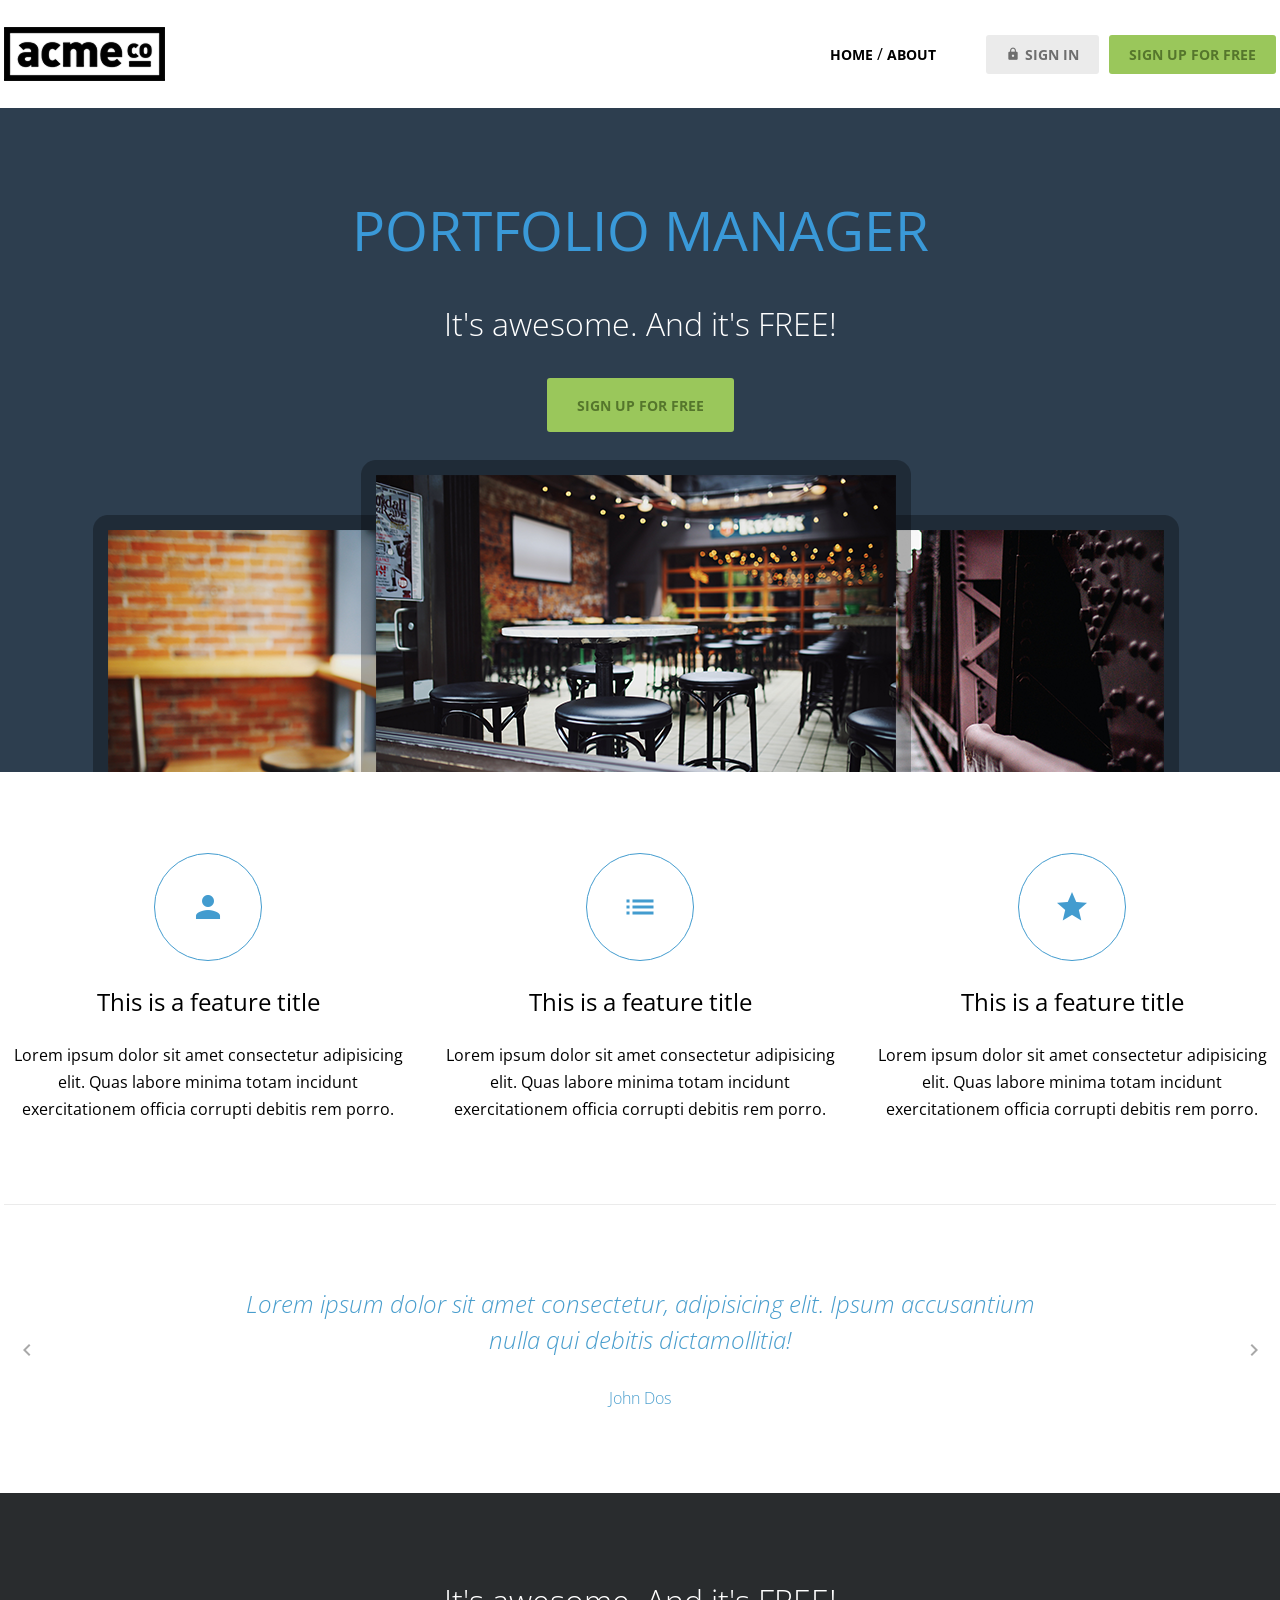
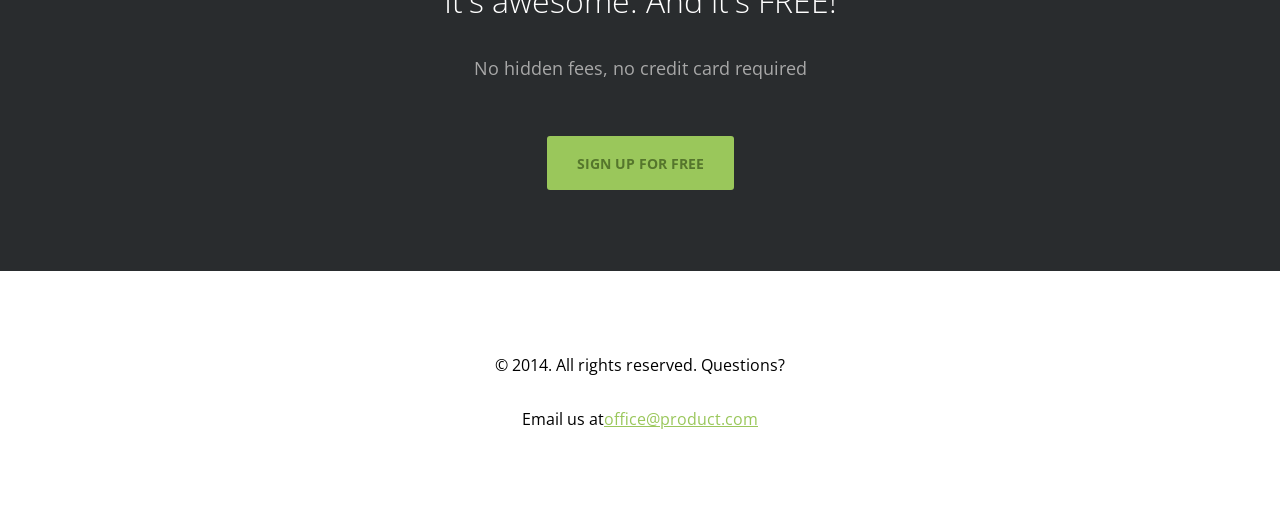
<file: index.html>
<!doctype html>
<html lang="en">
  <head>
    <meta charset="UTF-8" />
    <meta name="viewport" content="width=device-width, initial-scale=1.0" />
    <title>ACME</title>
    <link rel="preconnect" href="https://fonts.googleapis.com" />
    <link rel="preconnect" href="https://fonts.gstatic.com" crossorigin />
    <link
      href="https://fonts.googleapis.com/css2?family=Open+Sans:ital,wght@0,300..800;1,300..800&display=swap"
      rel="stylesheet"
    />
    <link href="https://fonts.googleapis.com/icon?family=Material+Icons" rel="stylesheet" />
    <link rel="stylesheet" href="css/common.css" />
    <link rel="stylesheet" href="css/index.css" />
  </head>

  <body>
    <header>
      <div class="container d-flex justify-content-between align-items-center">
        <h1 class="logo">
          <a href="index.html">
            <img src="images/logo.png" alt="acme logo" />
            <span class="hidden">ACME</span>
          </a>
        </h1>
        <nav>
          <ul class="d-flex align-items-center">
            <li>
              <a href="" class="text-nav">home</a>
              /
              <a href="" class="text-nav">about</a>
            </li>
            <li>
              <a href="#" class="btn btn-secondary"><span class="material-icons">lock</span>sign in</a>
            </li>
            <li>
              <a href="#" class="btn btn-primary">sign up for free</a>
            </li>
          </ul>
        </nav>
      </div>
    </header>
    <main>
      <section class="hero inner-top-pd">
        <div class="container d-flex flex-column align-items-center g-1">
          <h2 class="text-heading-xl">Portfolio Manager</h2>
          <h3 class="text-body-l">It's awesome. And it's FREE!</h3>
          <a href="#" class="btn btn-primary big">sign up for free</a>
          <img src="images/hero_image.png" alt="" />
        </div>
      </section>
      <section class="features container inner-pd">
        <h2 class="hidden">Features</h2>
        <ul class="d-flex justify-content-between">
          <li>
            <div class="icon">
              <span class="material-icons">person</span>
            </div>
            <h3 class="text-heading-s">This is a feature title</h3>
            <p>
              Lorem ipsum dolor sit amet consectetur adipisicing elit. Quas labore minima totam incidunt exercitationem
              officia corrupti debitis rem porro.
            </p>
          </li>
          <li>
            <div class="icon">
              <span class="material-icons">list</span>
            </div>
            <h3 class="text-heading-s">This is a feature title</h3>
            <p>
              Lorem ipsum dolor sit amet consectetur adipisicing elit. Quas labore minima totam incidunt exercitationem
              officia corrupti debitis rem porro.
            </p>
          </li>
          <li>
            <div class="icon">
              <span class="material-icons">star</span>
            </div>
            <h3 class="text-heading-s">This is a feature title</h3>
            <p>
              Lorem ipsum dolor sit amet consectetur adipisicing elit. Quas labore minima totam incidunt exercitationem
              officia corrupti debitis rem porro.
            </p>
          </li>
        </ul>
      </section>
      <hr class="container" />
      <section class="testimonial slidewrapper container inner-pd">
        <h2 class="hidden">testimonial</h2>
        <ul class="slidecontainer">
          <li>
            <blockquote>
              <p>
                Lorem ipsum dolor sit amet consectetur, adipisicing elit. Ipsum accusantium nulla qui debitis
                dictamollitia!
              </p>
            </blockquote>
            <small>john dos</small>
          </li>
          <li>
            <blockquote>
              <p>
                Lorem ipsum dolor sit amet consectetur, adipisicing elit. Ipsum accusantium nulla qui debitis dicta
                mollitia!
              </p>
            </blockquote>
            <small>jane</small>
          </li>
          <li>
            <blockquote>
              <p>
                Lorem ipsum dolor sit amet consectetur, adipisicing elit. Ipsum accusantium nulla qui debitis dicta
                mollitia!
              </p>
            </blockquote>
            <small>tomas</small>
          </li>
        </ul>
        <button type="button" class="button prev">
          <span class="material-icons">chevron_left</span>
        </button>
        <button type="button" class="button next">
          <span class="material-icons">chevron_right</span>
        </button>
      </section>

      <section class="cta inner-pd d-flex flex-column align-items-center g-2">
        <div class="content d-flex flex-column g-1">
          <h3 class="text-body-l">It's awesome. And it's FREE!</h3>
          <p class="text-body-m-plus">No hidden fees, no credit card required</p>
        </div>
        <a href="#" class="btn btn-primary big">sign up for free</a>
      </section>
    </main>
    <footer class="inner-pd d-flex flex-column g-1 align-items-center">
      <p>&copy; 2014. All rights reserved. Questions?</p>
      <p>Email us at<a href="#" class="text-link">office@product.com</a></p>
    </footer>
  </body>
</html>
</file>
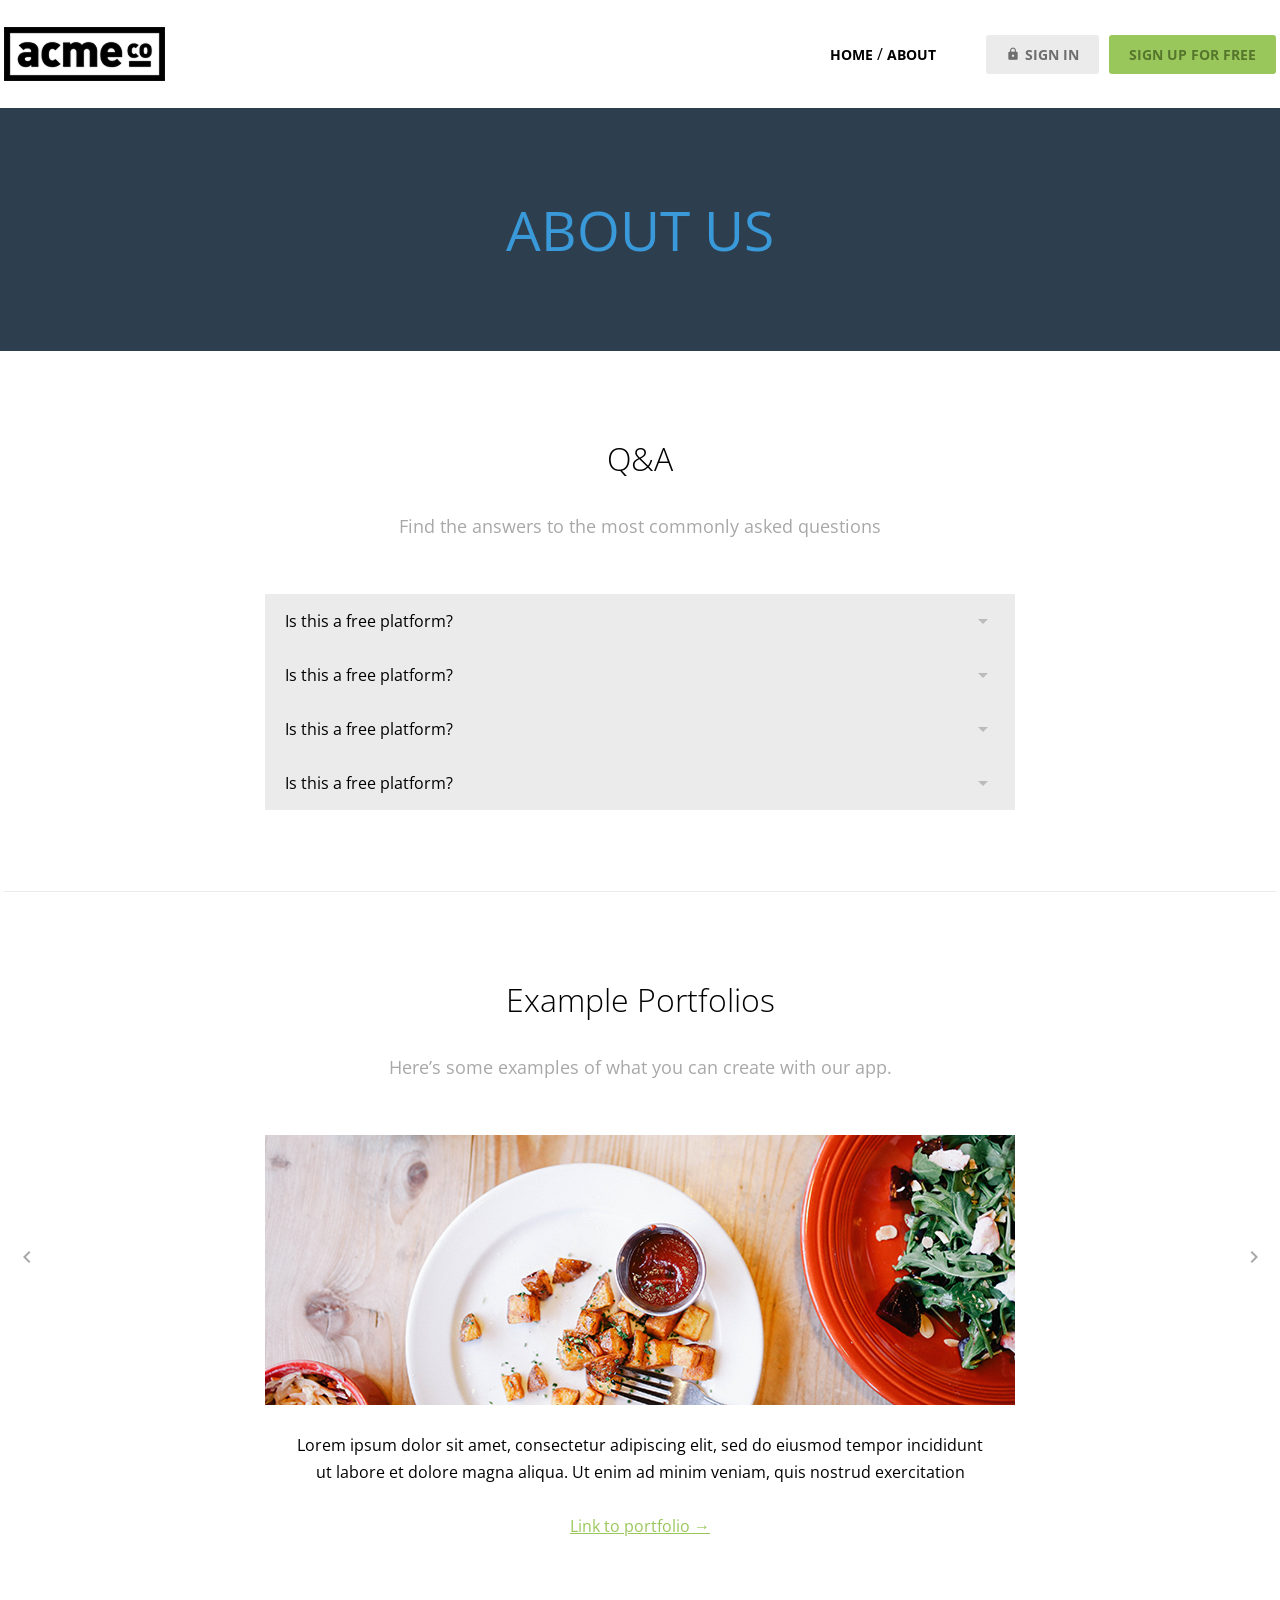
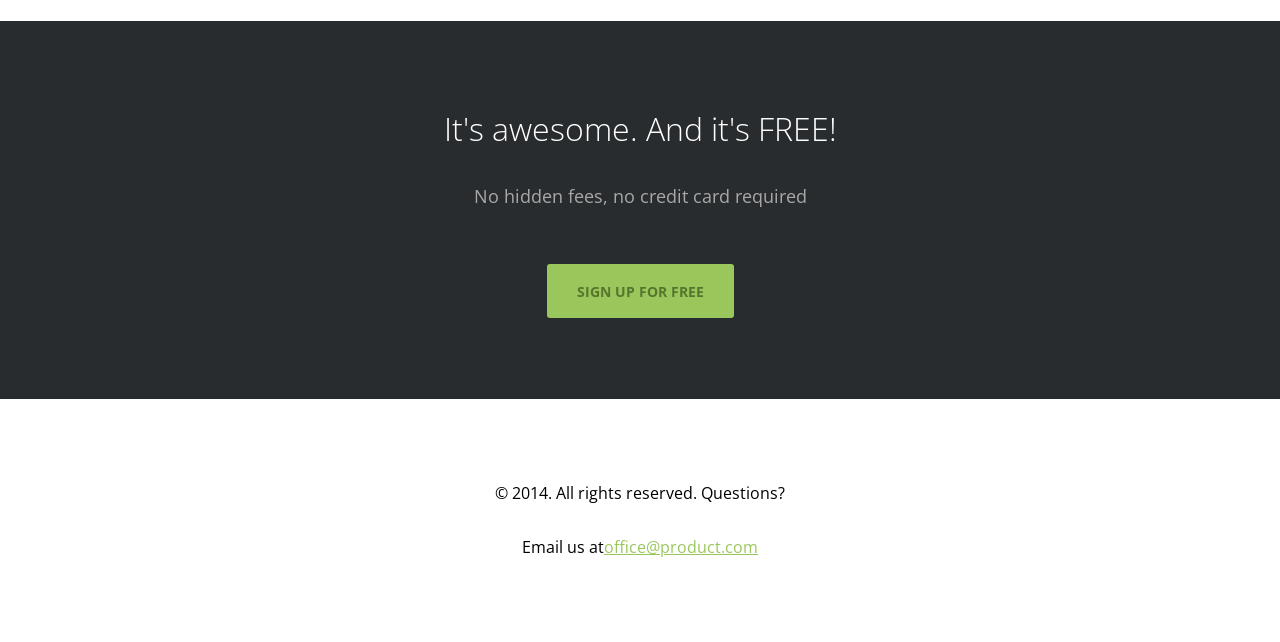
<file: about.html>
<!doctype html>
<html lang="en">
  <head>
    <meta charset="UTF-8" />
    <meta name="viewport" content="width=device-width, initial-scale=1.0" />
    <title>About - ACME</title>
    <link rel="preconnect" href="https://fonts.googleapis.com" />
    <link rel="preconnect" href="https://fonts.gstatic.com" crossorigin />
    <link
      href="https://fonts.googleapis.com/css2?family=Open+Sans:ital,wght@0,300..800;1,300..800&display=swap"
      rel="stylesheet"
    />
    <link href="https://fonts.googleapis.com/icon?family=Material+Icons" rel="stylesheet" />
    <link rel="stylesheet" href="css/common.css" />
    <link rel="stylesheet" href="css/about.css" />
  </head>

  <body>
    <header>
      <div class="container d-flex justify-content-between align-items-center">
        <h1 class="logo">
          <a href="index.html">
            <img src="images/logo.png" alt="acme logo" />
            <span class="hidden">ACME</span>
          </a>
        </h1>
        <nav>
          <ul class="d-flex align-items-center">
            <li>
              <a href="" class="text-nav">home</a>
              /
              <a href="" class="text-nav">about</a>
            </li>
            <li>
              <a href="#" class="btn btn-secondary"><span class="material-icons">lock</span>sign in</a>
            </li>
            <li>
              <a href="#" class="btn btn-primary">sign up for free</a>
            </li>
          </ul>
        </nav>
      </div>
    </header>
    <main>
      <section class="hero inner-pd">
        <div class="container">
          <h2 class="text-heading-xl text-center">about us</h2>
        </div>
      </section>
      <section class="qna container inner-pd">
        <div class="header d-flex flex-column g-1">
          <h3 class="text-body-l">Q&AMP;A</h3>
          <p class="text-body-m-plus">Find the answers to the most commonly asked questions</p>
        </div>
        <ul class="qnalist">
          <li>
            <h4 class="question">Is this a free platform?<span class="material-icons">arrow_drop_down</span></h4>
            <div class="answer">
              <p>
                Lorem ipsum dolor, sit amet consectetur adipisicing elit. Tempora magnam dolorem perspiciatis! Delectus
                soluta animi quaerat ipsum labore, laboriosam mollitia inventore commodi blanditiis molestiae asperiores
                dolorem expedita et tempore deleniti.
              </p>
            </div>
          </li>
          <li>
            <h4 class="question">Is this a free platform?<span class="material-icons">arrow_drop_down</span></h4>
            <div class="answer">
              <p>
                Lorem ipsum dolor, sit amet consectetur adipisicing elit. Tempora magnam dolorem perspiciatis! Delectus
                soluta animi quaerat ipsum labore, laboriosam mollitia inventore commodi blanditiis molestiae asperiores
                dolorem expedita et tempore deleniti.
              </p>
            </div>
          </li>
          <li>
            <h4 class="question">Is this a free platform?<span class="material-icons">arrow_drop_down</span></h4>
            <div class="answer">
              <p>
                Lorem ipsum dolor, sit amet consectetur adipisicing elit. Tempora magnam dolorem perspiciatis! Delectus
                soluta animi quaerat ipsum labore, laboriosam mollitia inventore commodi blanditiis molestiae asperiores
                dolorem expedita et tempore deleniti.
              </p>
            </div>
          </li>
          <li>
            <h4 class="question">Is this a free platform?<span class="material-icons">arrow_drop_down</span></h4>
            <div class="answer">
              <p>
                Lorem ipsum dolor, sit amet consectetur adipisicing elit. Tempora magnam dolorem perspiciatis! Delectus
                soluta animi quaerat ipsum labore, laboriosam mollitia inventore commodi blanditiis molestiae asperiores
                dolorem expedita et tempore deleniti.
              </p>
            </div>
          </li>
        </ul>
      </section>
      <hr class="container" />
      <section class="portfolio slidewrapper container inner-pd">
        <div class="header d-flex flex-column g-1">
          <h3 class="text-body-l">Example Portfolios</h3>
          <p class="text-body-m-plus">Here’s some examples of what you can create with our app.</p>
        </div>
        <ul class="slidecontainer">
          <li>
            <img src="images/portfolio_01.jpg" alt="portfolio_01" />
            <p>
              Lorem ipsum dolor sit amet, consectetur adipiscing elit, sed do eiusmod tempor incididunt ut labore et
              dolore magna aliqua. Ut enim ad minim veniam, quis nostrud exercitation
            </p>
            <a href="" class="text-link">Link to portfolio &rarr;</a>
          </li>
          <li>
            <img src="images/portfolio_01.jpg" alt="portfolio_01" />
            <p>
              Lorem ipsum dolor sit amet, consectetur adipiscing elit, sed do eiusmod tempor incididunt ut labore et
              dolore magna aliqua. Ut enim ad minim veniam, quis nostrud exercitation
            </p>
            <a href="" class="text-link">Link to portfolio &rarr;</a>
          </li>
          <li>
            <img src="images/portfolio_01.jpg" alt="portfolio_01" />
            <p>
              Lorem ipsum dolor sit amet, consectetur adipiscing elit, sed do eiusmod tempor incididunt ut labore et
              dolore magna aliqua. Ut enim ad minim veniam, quis nostrud exercitation
            </p>
            <a href="" class="text-link">Link to portfolio &rarr;</a>
          </li>
        </ul>
        <button type="button" class="button prev">
          <span class="material-icons">chevron_left</span>
        </button>
        <button type="button" class="button next">
          <span class="material-icons">chevron_right</span>
        </button>
      </section>

      <section class="cta inner-pd d-flex flex-column align-items-center g-2">
        <div class="content d-flex flex-column g-1">
          <h3 class="text-body-l">It's awesome. And it's FREE!</h3>
          <p class="text-body-m-plus">No hidden fees, no credit card required</p>
        </div>
        <a href="#" class="btn btn-primary big">sign up for free</a>
      </section>
    </main>
    <footer class="inner-pd d-flex flex-column g-1 align-items-center">
      <p>&copy; 2014. All rights reserved. Questions?</p>
      <p>Email us at<a href="#" class="text-link">office@product.com</a></p>
    </footer>
  </body>
</html>
</file>
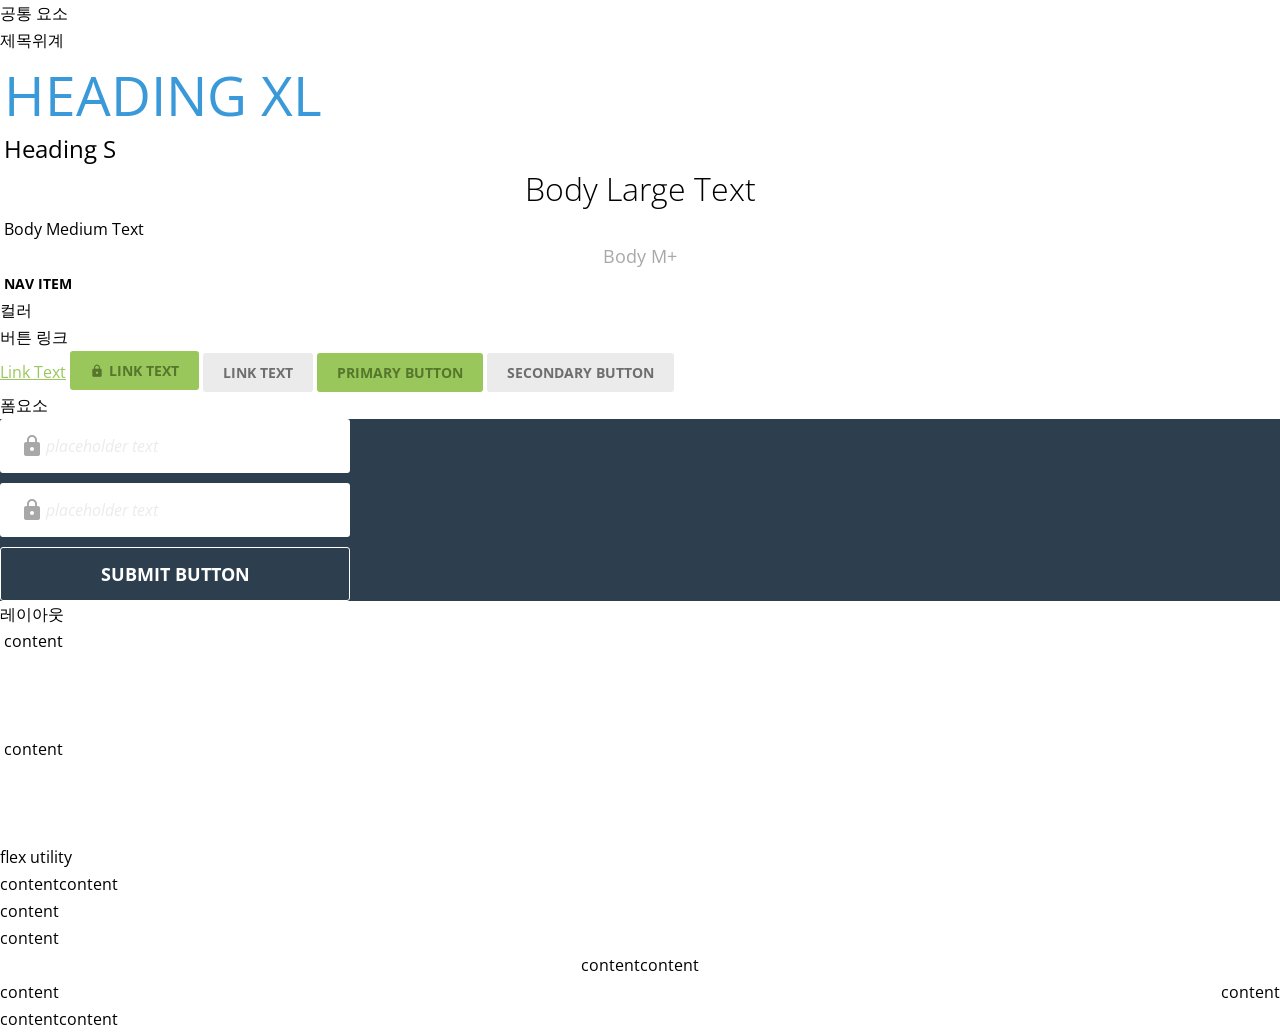
<file: common.html>
<!DOCTYPE html>
<html lang="en">

<head>
  <meta charset="UTF-8">
  <meta name="viewport" content="width=device-width, initial-scale=1.0">
  <title>ACME</title>
  <link rel="preconnect" href="https://fonts.googleapis.com">
  <link rel="preconnect" href="https://fonts.gstatic.com" crossorigin>
  <link href="https://fonts.googleapis.com/css2?family=Open+Sans:ital,wght@0,300..800;1,300..800&display=swap"
    rel="stylesheet">
  <link href="https://fonts.googleapis.com/icon?family=Material+Icons" rel="stylesheet">
  <link rel="stylesheet" href="css/common.css">
</head>

<body>
  <h1>공통 요소</h1>
  <h2>제목위계</h2>

  <!-- Typography System -->
  <div class="container">
    <!-- Heading -->
    <h1 class="text-heading-xl">Heading XL</h1>
    <h2 class="text-heading-s">Heading S</h2>

    <!-- Body -->
    <p class="text-body-l">Body Large Text</p>
    <p class="text-body-m">Body Medium Text</p>
    <p class="text-body-m-plus">Body M+</p>

    <!-- Navigation -->
    <nav>
      <ul>
        <li><a href="#" class="text-nav">Nav Item</a></li>
      </ul>
    </nav>
  </div>

  <h2>컬러</h2>
  <h2>버튼 링크</h2>
  <!-- Link -->
  <a href="#" class="text-link">Link Text</a>
  <a href="#" class="btn btn-primary"><span class="material-icons">lock</span> Link Text</a>
  <a href="#" class="btn btn-secondary">Link Text</a>

  <!-- Button -->
  <button class="btn btn-primary">Primary Button</button>
  <button class="btn btn-secondary">Secondary Button</button>

  <h2>폼요소</h2>
  <div class="hero">
    <form action="">
      <div class="field">
        <label for="useremail">
          <span class="material-icons">lock</span>
        </label>
        <input type="text" id="useremail" placeholder="placeholder text">
      </div>
      <div class="field">
        <label for="useremail">
          <span class="material-icons">lock</span>
        </label>
        <input type="text" id="useremail" placeholder="placeholder text">
      </div>
      <button type="submit">Submit button</button>
    </form>
  </div>
  <h2>레이아웃</h2>
  <div class="container">
    content
  </div>
  <div class="container inner-pd">
    content
  </div>
  <h3>flex utility</h3>
  <div class="d-flex">
    <div>content</div>
    <div>content</div>
  </div>
  <div class="d-flex flex-column">
    <div>content</div>
    <div>content</div>
  </div>
  <div class="d-flex justify-content-center">
    <div>content</div>
    <div>content</div>
  </div>
  <div class="d-flex justify-content-between">
    <div>content</div>
    <div>content</div>
  </div>
  <div class="d-flex align-items-center">
    <div>content</div>
    <div>content</div>
  </div>
</body>

</html>
</file>
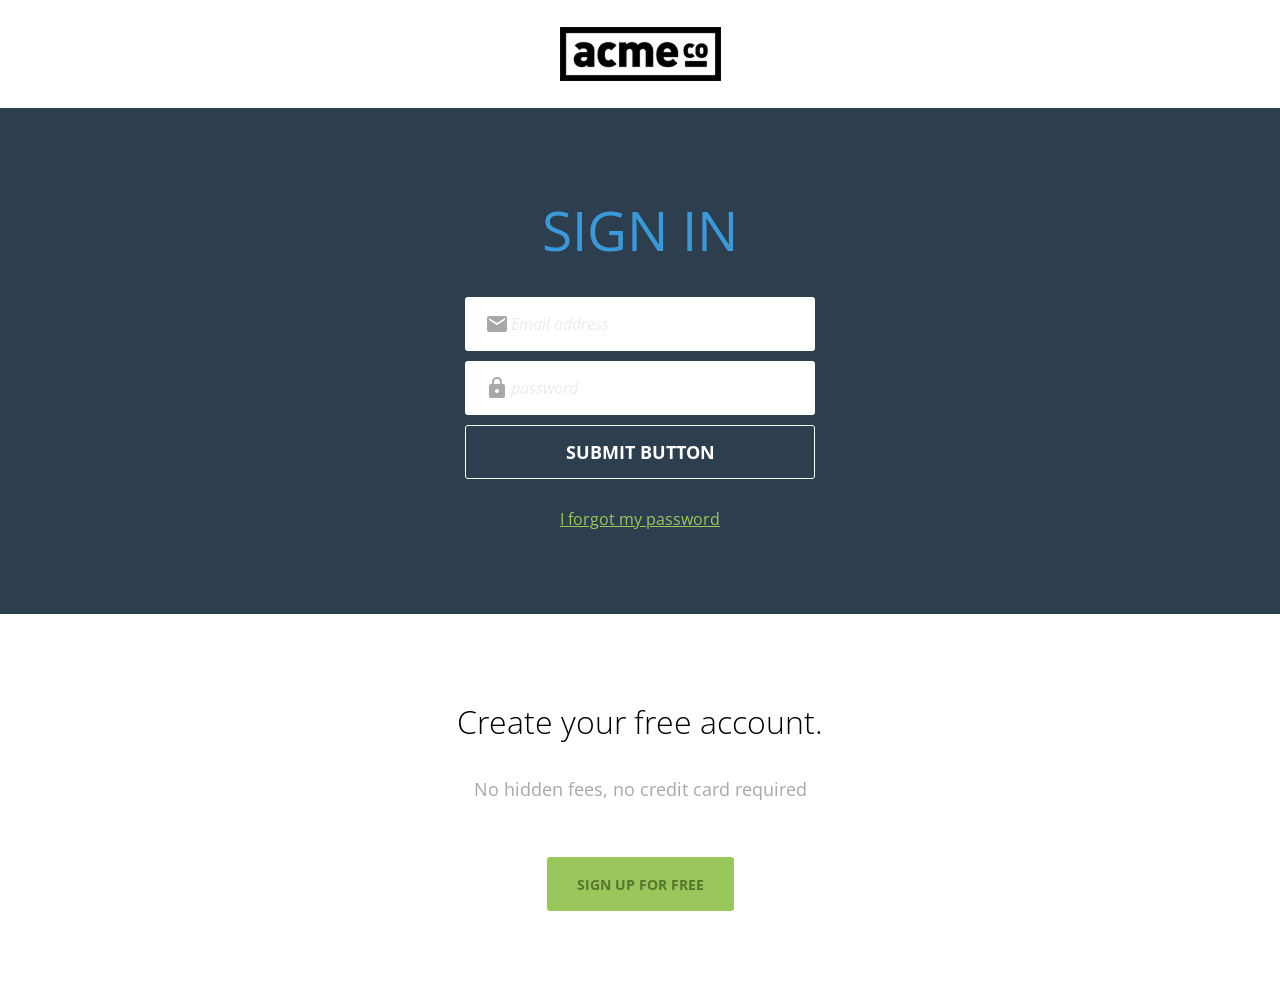
<file: signin.html>
<!doctype html>
<html lang="en">
  <head>
    <meta charset="UTF-8" />
    <meta name="viewport" content="width=device-width, initial-scale=1.0" />
    <title>Signin - ACME</title>
    <link rel="preconnect" href="https://fonts.googleapis.com" />
    <link rel="preconnect" href="https://fonts.gstatic.com" crossorigin />
    <link
      href="https://fonts.googleapis.com/css2?family=Open+Sans:ital,wght@0,300..800;1,300..800&display=swap"
      rel="stylesheet"
    />
    <link href="https://fonts.googleapis.com/icon?family=Material+Icons" rel="stylesheet" />
    <link rel="stylesheet" href="css/common.css" />
    <link rel="stylesheet" href="css/sign.css" />
  </head>

  <body>
    <header>
      <div class="container d-flex justify-content-center align-items-center">
        <h1 class="logo">
          <a href="index.html">
            <img src="images/logo.png" alt="acme logo" />
            <span class="hidden">ACME</span>
          </a>
        </h1>
      </div>
    </header>
    <main>
      <section class="hero inner-pd">
        <div class="container d-flex flex-column align-items-center g-1">
          <h2 class="text-heading-xl">SIGN IN</h2>
          <form action="">
            <div class="field">
              <label for="useremail">
                <span class="material-icons">email</span>
              </label>
              <input type="email" id="useremail" placeholder="Email address" />
            </div>
            <div class="field">
              <label for="useremail">
                <span class="material-icons">lock</span>
              </label>
              <input type="password" id="useremail" placeholder="password" />
            </div>
            <button type="submit">Submit button</button>
          </form>
          <a href="" class="text-link">I forgot my password</a>
        </div>
      </section>
    </main>
    <footer class="inner-pd d-flex flex-column align-items-center g-2">
      <div class="content d-flex flex-column g-1">
        <h3 class="text-body-l">Create your free account.</h3>
        <p class="text-body-m-plus">No hidden fees, no credit card required</p>
      </div>
      <a href="#" class="btn btn-primary big">sign up for free</a>
    </footer>
  </body>
</html>
</file>
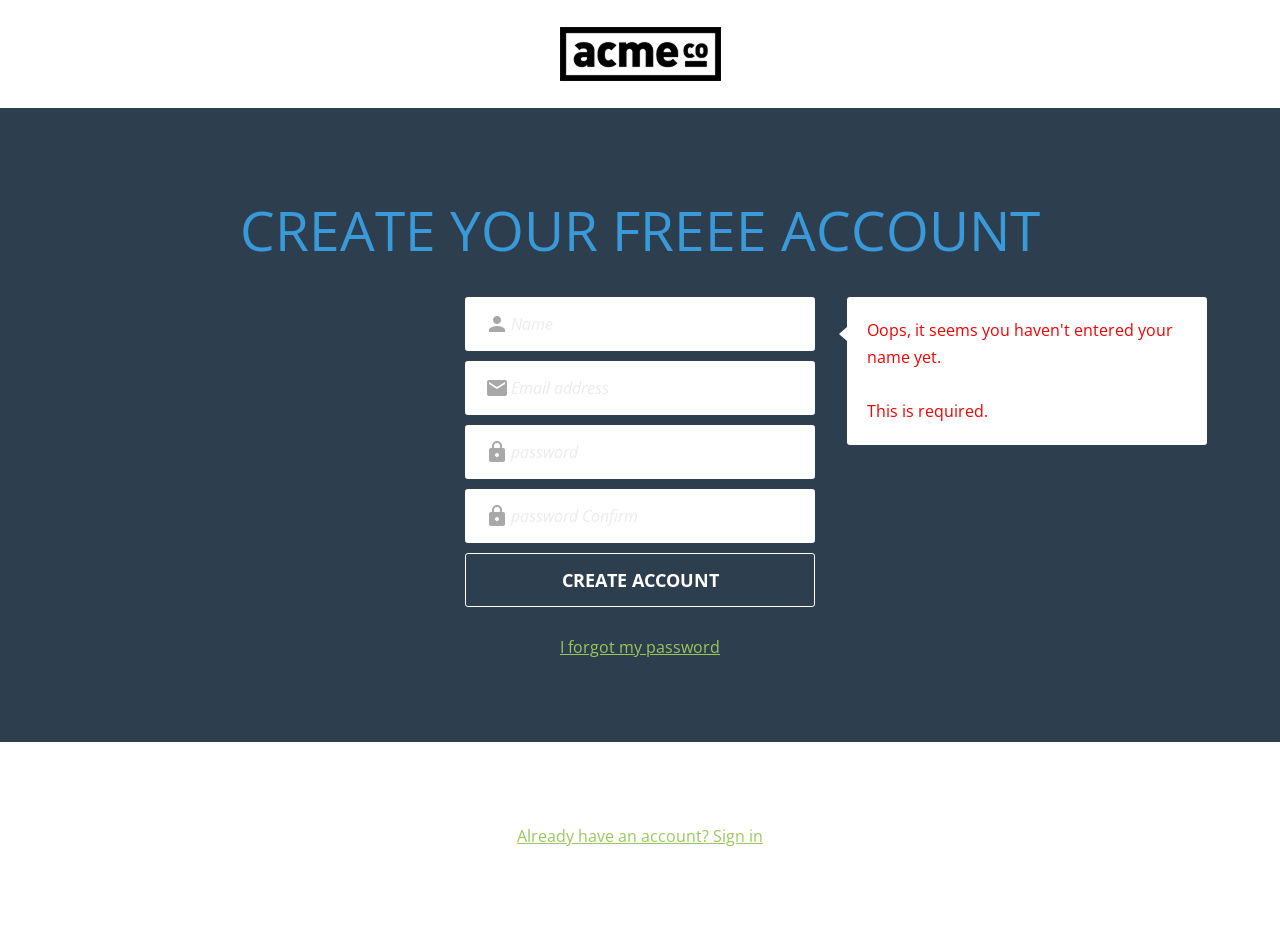
<file: signup.html>
<!doctype html>
<html lang="en">
  <head>
    <meta charset="UTF-8" />
    <meta name="viewport" content="width=device-width, initial-scale=1.0" />
    <title>Signup - ACME</title>
    <link rel="preconnect" href="https://fonts.googleapis.com" />
    <link rel="preconnect" href="https://fonts.gstatic.com" crossorigin />
    <link
      href="https://fonts.googleapis.com/css2?family=Open+Sans:ital,wght@0,300..800;1,300..800&display=swap"
      rel="stylesheet"
    />
    <link href="https://fonts.googleapis.com/icon?family=Material+Icons" rel="stylesheet" />
    <link rel="stylesheet" href="css/common.css" />
    <link rel="stylesheet" href="css/sign.css" />
  </head>

  <body>
    <header>
      <div class="container d-flex justify-content-center align-items-center">
        <h1 class="logo">
          <a href="index.html">
            <img src="images/logo.png" alt="acme logo" />
            <span class="hidden">ACME</span>
          </a>
        </h1>
      </div>
    </header>
    <main>
      <section class="hero inner-pd">
        <div class="container d-flex flex-column align-items-center g-1">
          <h2 class="text-heading-xl">CREATE YOUR FREEE ACCOUNT</h2>
          <form action="">
            <div class="field">
              <label for="usere">
                <span class="material-icons">person</span>
              </label>
              <input type="text" id="user" placeholder="Name" />
            </div>
            <div class="field">
              <label for="useremail">
                <span class="material-icons">email</span>
              </label>
              <input type="password" id="useremail" placeholder="Email address" />
            </div>
            <div class="field">
              <label for="userpw">
                <span class="material-icons">lock</span>
              </label>
              <input type="password" id="userpw" placeholder="password" />
            </div>
            <div class="field">
              <label for="userpw">
                <span class="material-icons">lock</span>
              </label>
              <input type="password" id="userpw" placeholder="password Confirm" />
            </div>
            <button type="submit">create Account</button>
            <div class="feedback">
              <p>Oops, it seems you haven't entered your name yet.</p>
              <p>This is required.</p>
            </div>
          </form>
          <a href="" class="text-link">I forgot my password</a>
        </div>
      </section>
    </main>
    <footer class="inner-pd text-center">
      <a href="#" class="text-link">Already have an account? Sign in</a>
    </footer>
  </body>
</html>
</file>
<file: css/index.css>
.hero h3 {
  color: var(--white);
}

.features ul {
  gap: 24px;
  text-align: center;
}
.features ul li {
  display: flex;
  flex-direction: column;
  gap: var(--base-unit);
  align-items: center;
}
.features .icon {
  width: calc(var(--base-unit) * 4);
  height: calc(var(--base-unit) * 4);
  display: flex;
  justify-content: center;
  align-items: center;
  border: 1px solid var(--medium-blue);
  border-radius: 50%;
  box-sizing: border-box;
  color: var(--medium-blue);
}
.features .icon span {
  font-size: 36px;
}

.testimonial li {
  font-weight: 300;
  color: var(--light-blue);
  text-align: center;
}
.testimonial blockquote {
  width: 840px;
  font-style: italic;
  font-size: 24px;
  line-height: 36px;
}
.testimonial small {
  font-weight: 300;
  text-transform: capitalize;
}
</file>
<file: css/about.css>
.qnalist {
  width: 750px;
  margin: 0 auto;
}
.qnalist li.active .question span {
  opacity: 1;
  transform: rotate(180de);
}
.qnalist .question {
  display: flex;
  height: calc(var(--base-unit) * 2);
  padding: 0 20px;
  justify-content: space-between;
  align-items: center;
  background: var(--super--light--gray);
}
.qnalist .question span {
  opacity: 0.2;
  color: #000;
  transition: 0.35s;
}
.qnalist .answer {
  display: flex;
  height: 0;
  padding: 0 20px;
  flex-direction: column;
  gap: 27px;
  overflow: hidden;
  transition: 0.35s;
}
.qnalist li.active .answer {
  height: auto;
  position: 20px 20px 30px;
}
</file>
<file: css/sign.css>
.hero form {
  position: relative;
}
.feedback {
  width: 320px;
  padding: 20px;
  color: #f30000;
  border-radius: 3px;
  background: var(--white);
  position: absolute;
  left: calc(100% + 32px);
  top: 0;
  display: flex;
  flex-direction: column;
  gap: var(--base-unit);
}
.feedback::after {
  content: "";
  position: absolute;

  width: 0;
  height: 0;
  border-width: 7px 8px;
  border-style: solid;
  border-color: transparent var(--white) transparent transparent;
  top: 30px;
  right: 100%;
}
</file>
<file: css/common.css>
@import url("normalize.css");
@import url("reset.css");
@import url("flex-utility.css");

:root {
  /* Layout */
  --base-unit: 27px;
  --base-font: 16px;

  /* Color styles */
  --black: rgba(44, 44, 44, 1);
  --light--gray: rgba(168, 168, 168, 1);
  --medium--gray: rgba(110, 110, 110, 1);
  --super--light--gray: rgba(235, 235, 235, 1);
  --primary: rgba(154, 199, 91, 1);
  --secondary: rgba(85, 118, 44, 1);
  --white: rgba(255, 255, 255, 1);
  --hero: rgba(45, 62, 79, 1);
  --hero--title: rgba(58, 153, 216, 1);
  --medium-blue: rgba(67, 156, 207, 1);
  --light-blue: rgba(72, 157, 205, 1);
  --c-t-a: rgba(41, 44, 46, 1);

  /* Text-size styles */
  --heading--x-l: calc(var(--base-font) * 3.4375);
  --body--l: calc(var(--base-font) * 2);
  --heading--s: calc(var(--base-font) * 1.5);
  --body--m: var(--base-font);
  --nav--item: calc(var(--base-font) * 0.875);
  --body--m-plus: calc(var(--base-font) * 1.125);
  --link: var(--base-font);
  --button---secondary: calc(var(--base-font) * 0.875);
  --button---primary: calc(var(--base-font) * 0.875);
}

body {
  /* font-family: "Open Sans", sans-serif;
  font-size:var(--base-font);
  line-height:var(--base-unit); */
  font:
    var(--base-font)/var(--base-unit) "Open Sans",
    sans-serif;
}

/* 폰트 위계 */
.text-heading-xl {
  font-size: var(--heading--x-l);
  line-height: calc(var(--base-unit) * 3);
  color: var(--hero--title);
  text-transform: uppercase;
  letter-spacing: 2%;
}

.text-heading-s {
  font-size: var(--heading--s);
  line-height: var(--base-unit);
}

.text-body-l {
  font-size: var(--body--l);
  line-height: calc(var(--base-unit) * 2);
  font-weight: 300;
  text-align: center;
}

.text-body-m {
  font-size: var(--body--m);
  line-height: var(--base-unit);
}

.text-body-m-plus {
  font-size: var(--body--m-plus);
  line-height: var(--base-unit);
  text-align: center;
  color: var(--light--gray);
}
.text-nav {
  font-size: var(--nav--item);
  font-weight: bold;
  text-transform: uppercase;
}
/* 링크 버튼 */
.btn {
  height: 39px;
  background: var(--super--light--gray);
  border-radius: 3px;
  padding: 0 20px;
  display: inline-flex;
  color: var(--medium--gray);
  align-items: center;
  font-size: calc(var(--base-font) * 0.875);
  font-weight: bold;
  gap: 5px;
  text-transform: uppercase;
}
.btn .material-icons {
  font-size: 14px;
}
.btn-primary {
  background: var(--primary);
  color: var(--secondary);
}
.btn.big {
  height: calc(var(--base-unit) * 2);
  padding: 0 30px;
}

/* 폼 요소 */
.hero {
  background: var(--hero);
}
form {
  width: 350px;
  display: flex;
  flex-direction: column;
  gap: 10px;
}
form .field {
  height: calc(var(--base-unit) * 2);
  background: var(--white);
  border-radius: 3px;
  padding: 0 20px;
  display: flex;
  align-items: center;
  color: var(--light--gray);
}
form .field label {
  display: flex;
}
form .field input {
  font-style: italic;
  color: var(--black);
  width: 100%;
  outline: none;
}
form .field:focus-within {
  box-shadow: inset 0 0 5px rgba(72, 0, 255, 0.7);
}
form .field input::placeholder {
  color: var(--super--light--gray);
}
form button {
  height: calc(var(--base-unit) * 2);
  border-radius: 3px;
  display: flex;
  align-items: center;
  justify-content: center;
  color: var(--white);
  font-size: calc(var(--base-font) * 1.125);
  text-transform: uppercase;
  font-weight: bold;
  border: 1px solid var(--white);
}
/* 레이아웃 */
.container {
  width: 1272px;
  margin: 0 auto;
}
.inner-pd {
  padding: calc(var(--base-unit) * 3) 0;
}
.inner-top-pd {
  padding-top: calc(var(--base-unit) * 3);
}
.hidden {
  position: absolute;
  clip-path: inset(50%);
  width: 1px;
  height: 1px;
  overflow: hidden;
}

hr {
  border: none;
  /* border-top:1px solid var(--super--light--gray); */
  height: 1px;
  background: var(--super--light--gray);
}

.text-link {
  text-decoration: underline;
  color: var(--primary);
}
section .header {
  margin-bottom: calc(var(--base-unit) * 2);
}
/* 헤더 */
body > header {
  background: var(--white);
  padding: var(--base-unit) 0;
  box-shadow: 0 4px 5px rgba(0, 0, 0, 0.1);
}

header nav ul {
  gap: 10px;
}
header nav ul li:first-child {
  margin-right: 40px;
}

/* 슬라이드 */
.slidewrapper {
  position: relative;
  overflow: hidden;
}
.slidecontainer {
  width: 300%; /* js 부모 너비파악, 슬라이드 개수 파악, 너비 계산 지정할 예정 */
  display: flex;
  transition: 0.3s ease-out;
}
.slidecontainer li {
  width: 100%;
  display: flex;
  flex-direction: column;
  align-items: center;
  gap: var(--base-unit);
}
.slidecontainer li > p {
  width: 700px;
  text-align: center;
}
.slidewrapper button {
  width: 45px;
  height: 45px;
  display: flex;
  justify-content: center;
  align-items: center;
  color: var(--light--gray);
  cursor: pointer;
  position: absolute;
  top: 50%;
  transform: translateY(-50%);
}
.slidewrapper button.prev {
  left: 0;
}
.slidewrapper button.next {
  right: 0;
}

/* CTA */
.cta {
  background: var(--c-t-a);
}
.cta h3 {
  color: var(--white);
}
</file>
